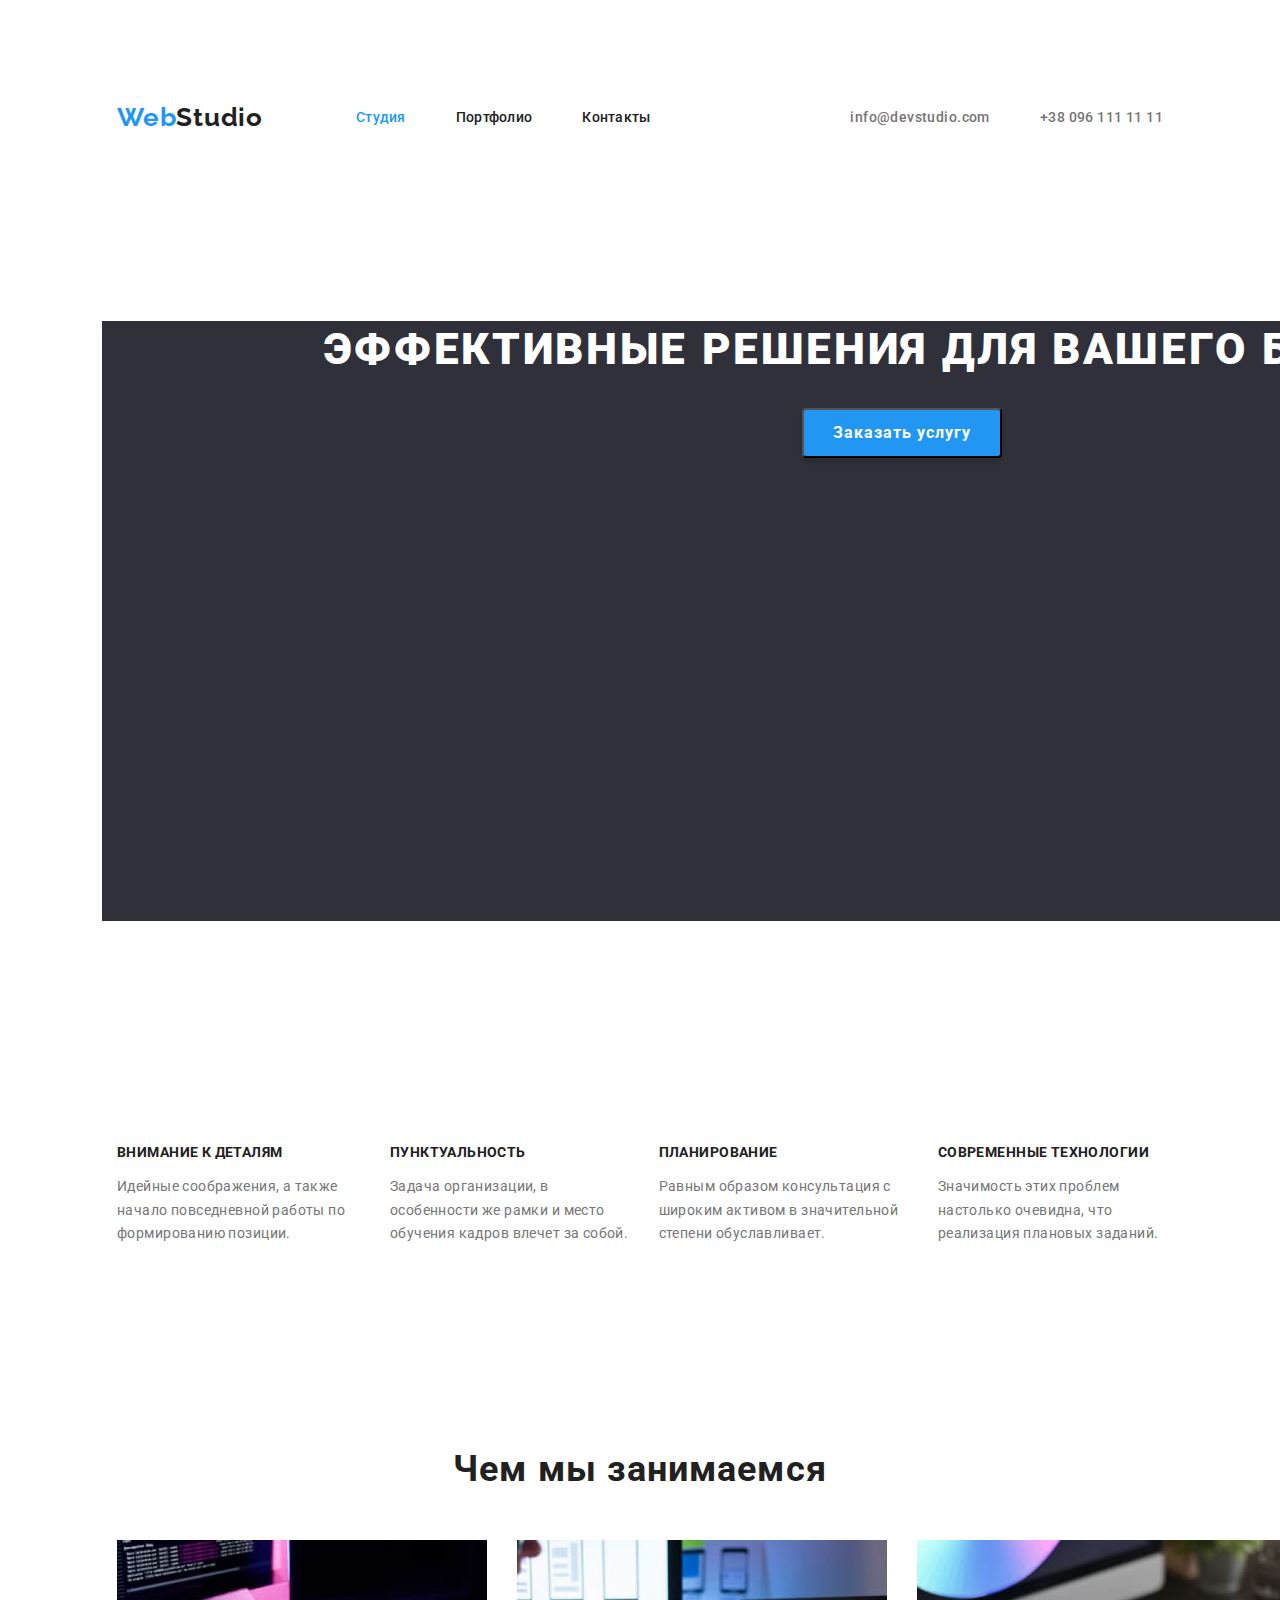
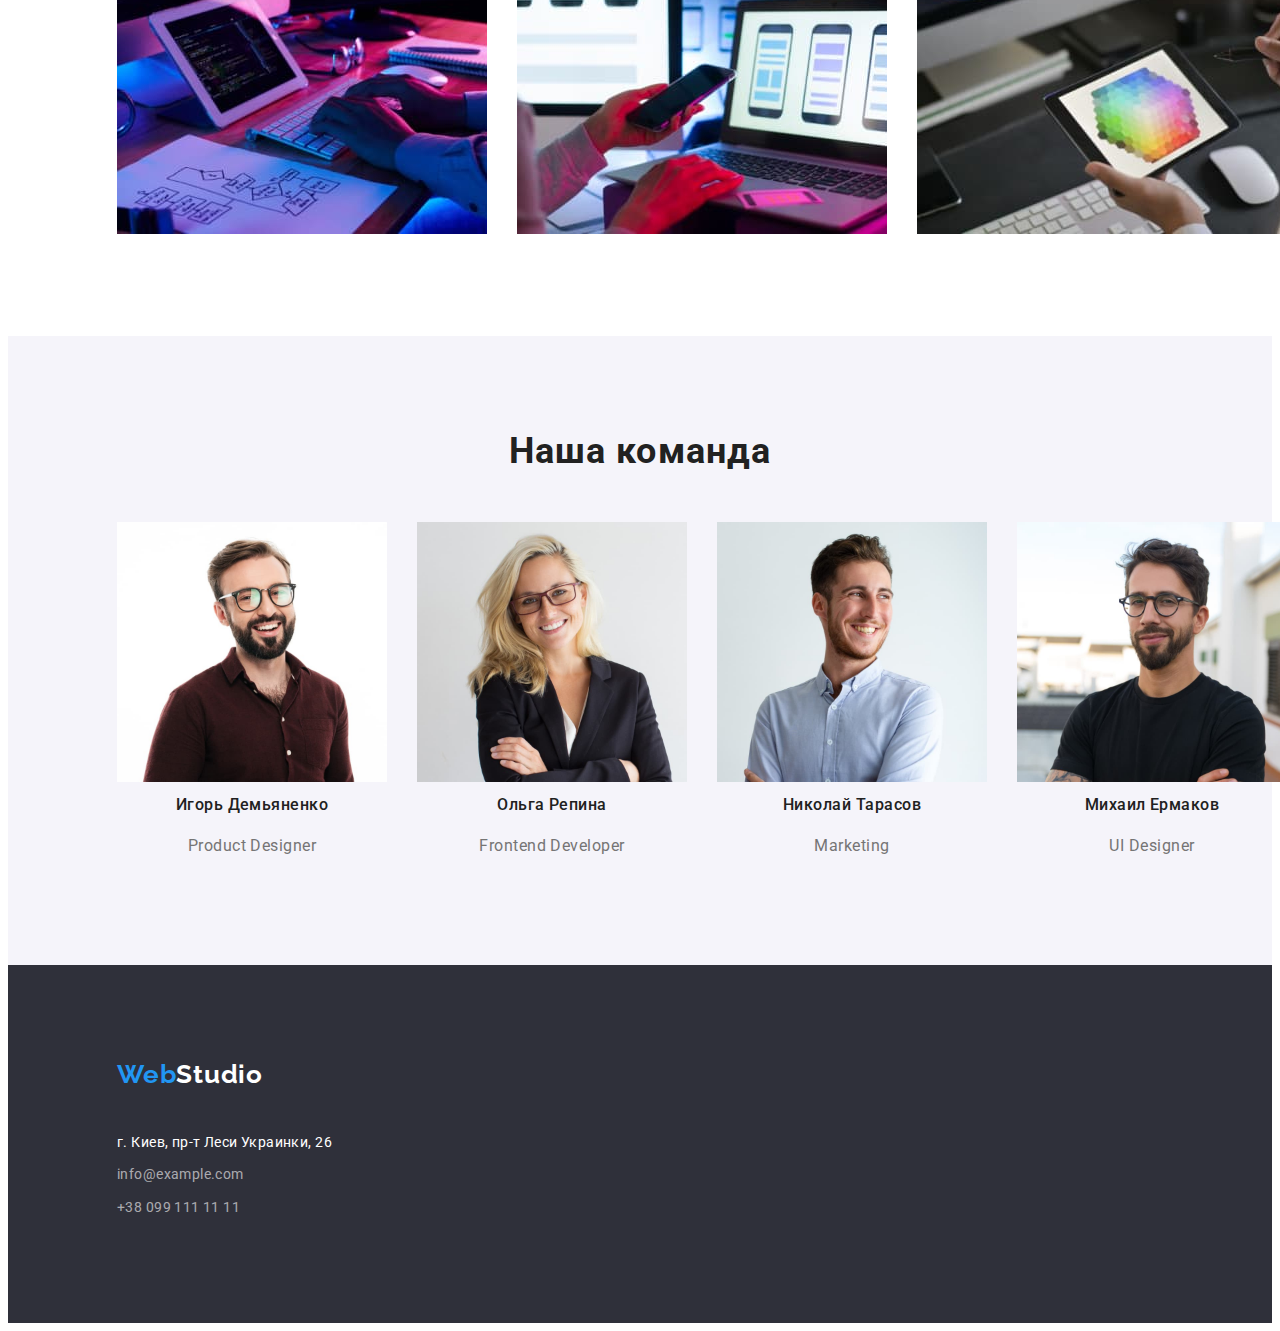
<file: index.html>
<!DOCTYPE html>
<html lang="ru">

<head>
    <meta charset="UTF-8">
    <meta http-equiv="X-UA-Compatible" content="IE=edge">
    <meta name="viewport" content="width=device-width, initial-scale=1.0">
    <link rel="stylesheet" href="./css/styles.css">
    <title>Homework 3</title>
    <link rel="preconnect" href="https://fonts.googleapis.com">
    <link rel="preconnect" href="https://fonts.gstatic.com" crossorigin>
    <link href="https://fonts.googleapis.com/css2?family=Raleway:wght@700&family=Roboto:wght@400;500;700;900&display=swap"
        rel="stylesheet">
</head>

<body>
        <header class="section">

            <div class="conteiner">

                <div class="nav-links">

               <nav class="nav">
                    <a class="logo" href="#">Web<span class="studio">Studio</span></a>

                <ul class="menu-links">

                    <li>
                        <a class="nav-link current" href="./index.html">Студия</a>
                    </li>
        
                    <li>
                        <a class="nav-link" href="./portfolio.html">Портфолио</a>
                    </li>

                    <li>
                        <a class="nav-link" href="#">Контакты</a>
                    </li>

                </ul>
              </nav>
                
             <ul class="adress-head">
                    <li>
                        <a class="link-mail" href="mailto:info@devstudio.com">info@devstudio.com</a>
                    </li>
                
                    <li>
                        <a class="tel" href="tel:+380961111111">+38 096 111 11 11</a>
                    </li>
                
                </ul>
            </div>
                 
            </div>
        </header>
  
    

    <main>
        
        <section class="section">
            <div class="hero-section">
            <div class="conteiner">
                <h1 class="hero-title">
                Эффективные решения для вашего бизнеса
                </h1>
        
                <button class="hero-button" type="button">Заказать услугу</button>
             </div>
            </div>
        </section>
    
       
        <section class="section">
            <div class="conteiner">
            <h2 class="hidden-title">
                Наши преимущества
            </h2>
        
            <ul class="benefits">
                <li>
                    <h3 class="h3-title">Внимание к деталям</h3>
                    <p class="text">Идейные соображения, а также начало повседневной работы по формированию позиции.</p>
                </li>
        
                <li>
                    <h3 class="h3-title">Пунктуальность</h3>
                    <p>Задача организации, в особенности же рамки и место обучения кадров влечет за собой.</p>
                </li>
        
                <li>
                    <h3 class="h3-title">Планирование</h3>
                    <p>Равным образом консультация с широким активом в значительной степени обуславливает.</p>
                </li>
        
                <li>
                    <h3 class="h3-title">Современные технологии</h3>
                    <p>Значимость этих проблем настолько очевидна, что реализация плановых заданий.</p>
                </li>
            </ul>
            </div>
        </section>
        
    
       

    
<section class="section">
  <div class="conteiner">
    <h2 class="secondary-title">Чем мы занимаемся</h2>

    <ul class="what-we-do">
        <li>
            <img src="./images/box1.jpeg" alt="computer" width: 370;>
        </li>

        <li>
            <img src="./images/box2.jpeg" alt="telephone" width: 370;>
        </li>

        <li>
            <img src="./images/box3.jpeg" alt="tablet" width: 370;>
        </li>
    </ul>
</div>
</section>

       
        
        <section class="grey-bgc section">
            <div class="conteiner">
                <h2 class="secondary-title">Наша команда</h2>
            
                <ul class="our-team">
                    <li>
                        <img src="./images/img1.jpeg" alt="smiling man" width="270">
                        <h3 class="name-title">Игорь Демьяненко</h3>
                        <p class="profesions">Product Designer</p>
                    </li>
            
                    <li>
                        <img src="./images/img2.jpeg" alt="smiling woman" width="270">
                        <h3 class="name-title">Ольга Репина</h3>
                        <p class="profesions">Frontend Developer</p>
                    </li>
            
                    <li>
                        <img src="./images/img3.jpeg" alt="smiling man" width="270">
                        <h3 class="name-title">Николай Тарасов</h3>
                        <p class="profesions">Marketing</p>
                    </li>
            
                    <li>
                        <img src="./images/img4.jpeg" alt="smiling man" width="270">
                        <h3 class="name-title">Михаил Ермаков</h3>
                        <p class="profesions">UI Designer</p>
                    </li>
                </ul>
                </div>
            </section>
            
    </main>


        <footer class="footer section">
            
        <div class="conteiner">
            
                <a class="footer-logo" href="./index.html">Web<span class="footer-studio">Studio</span></a>
        
            <address>
                <ul>
                    <li>
                        <p class="footer-adress">г. Киев, пр-т Леси Украинки, 26</p>
                    </li>
        
                    <li>
                        <a class="footer-mail-tel" href="mailto:info@example.com">info@example.com</a>
                    </li>
        
        
                    <li>
                        <a class="footer-mail-tel" href="tel:+380991111111">+38 099 111 11 11</a>
                    </li>
                </ul>
            </address>
            </div>
        </footer>
    
</body>

</html>
</file>
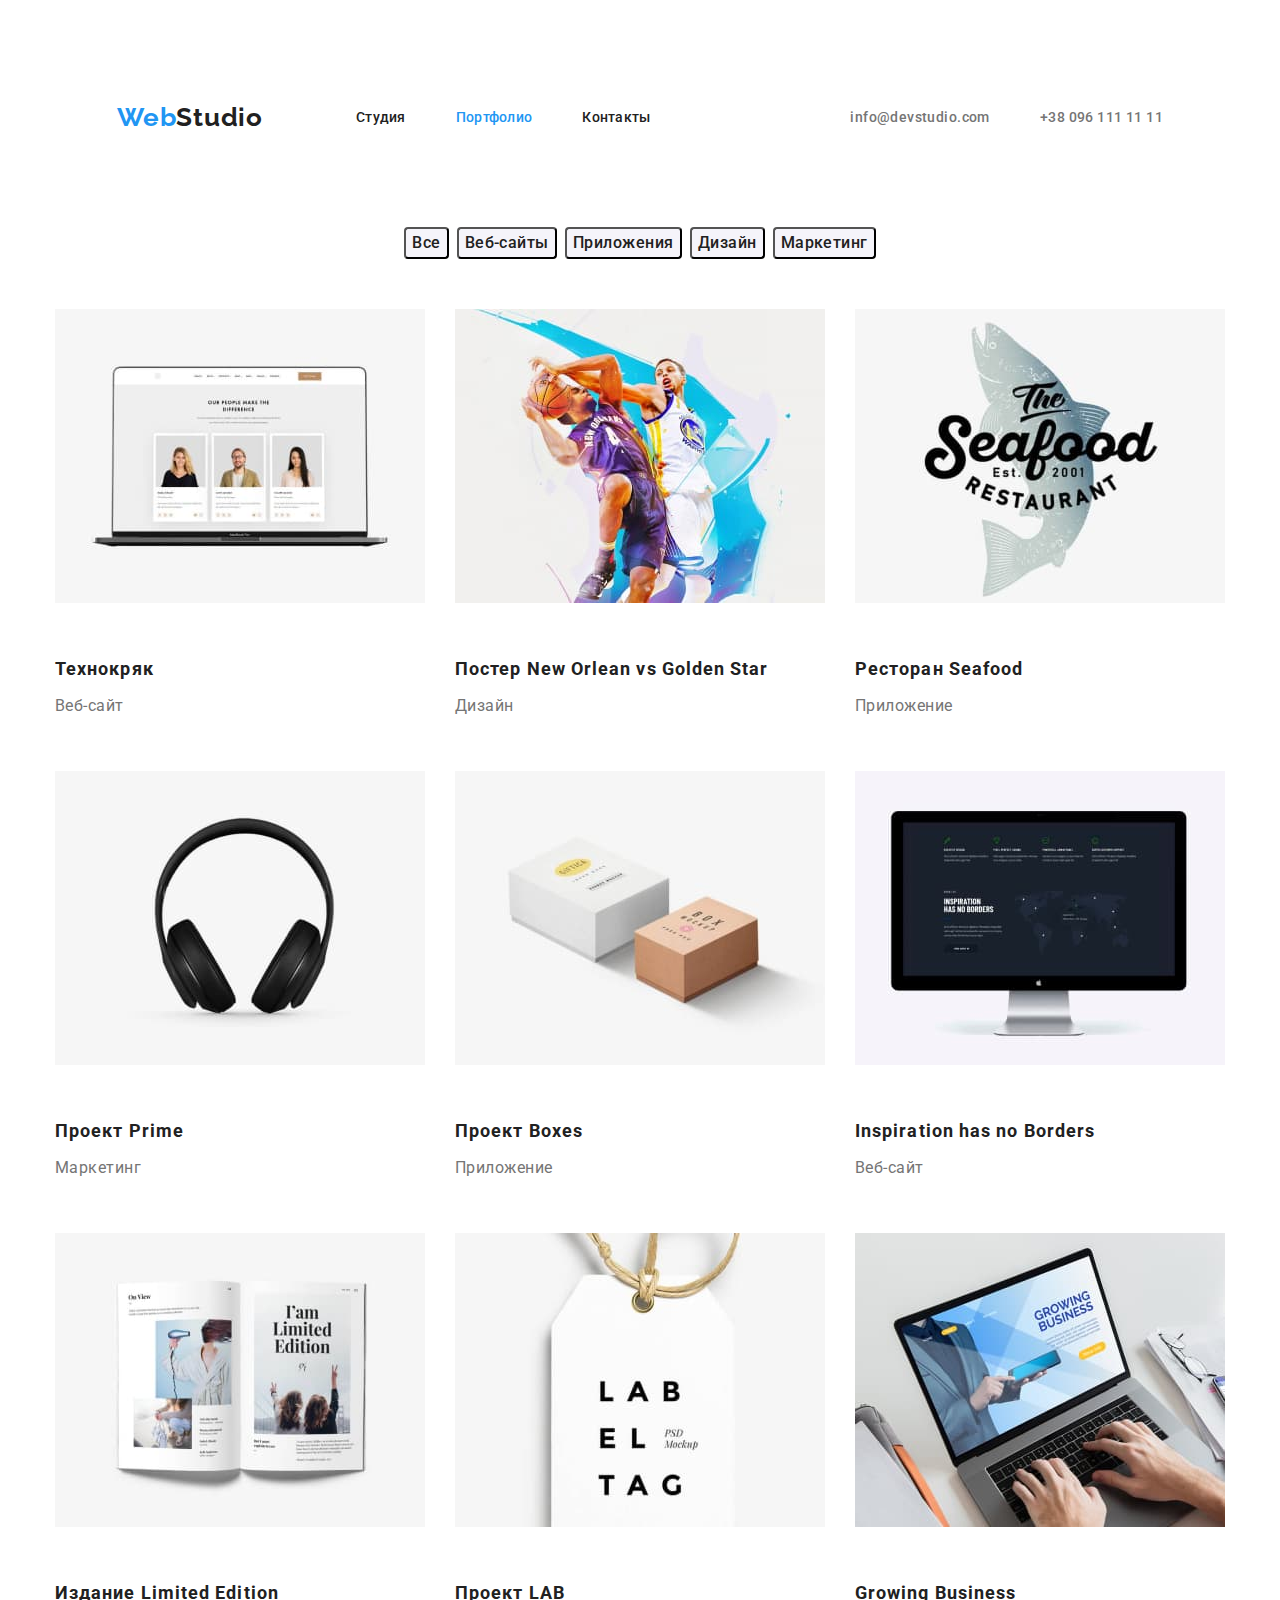
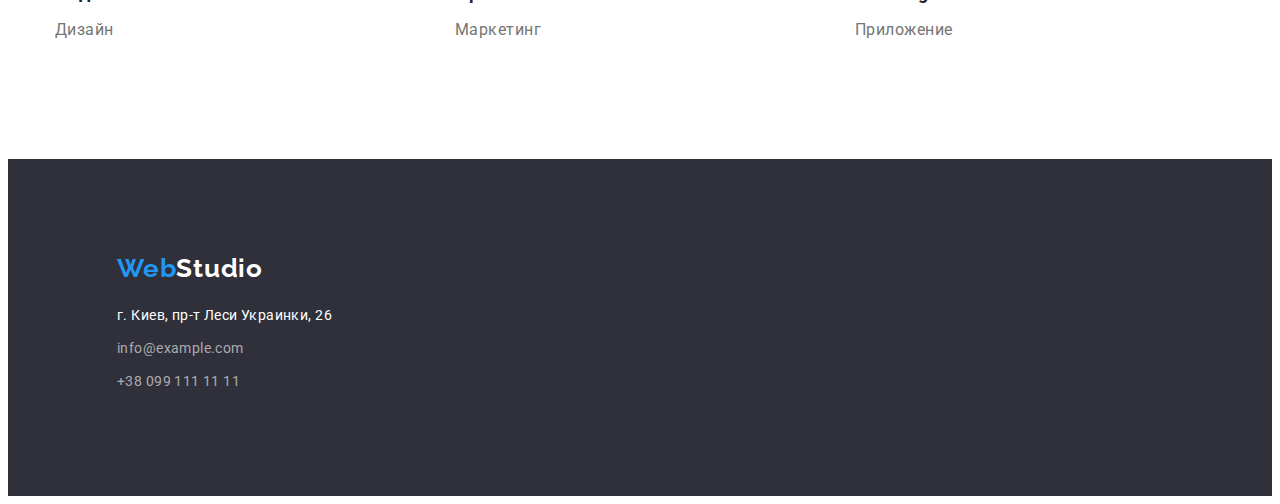
<file: portfolio.html>
<!DOCTYPE html>
<html lang="ru">

<head>
    <meta charset="UTF-8">
    <meta http-equiv="X-UA-Compatible" content="IE=edge">
    <meta name="viewport" content="width=device-width, initial-scale=1.0">
    <link rel="stylesheet" href="./css/styles.css">
    <title>Homework 2</title>
    <link rel="preconnect" href="https://fonts.googleapis.com">
    <link rel="preconnect" href="https://fonts.gstatic.com" crossorigin>
    <link
        href="https://fonts.googleapis.com/css2?family=Raleway:wght@700&family=Roboto:wght@400;500;700;900&display=swap"
        rel="stylesheet">
</head>

<body>

    <header class="section">
    
        <div class="conteiner">
    
            <div class="nav-links">
    
                <nav class="nav">
                    <a class="logo" href="#">Web<span class="studio">Studio</span></a>
    
                    <ul class="menu-links">
    
                        <li>
                            <a class="nav-link" href="./index.html">Студия</a>
                        </li>
    
                        <li>
                            <a class="nav-link current" href="./portfolio.html">Портфолио</a>
                        </li>
    
                        <li>
                            <a class="nav-link" href="#">Контакты</a>
                        </li>
    
                    </ul>
                </nav>
    
                <ul class="adress-head">
                    <li>
                        <a class="link-mail" href="mailto:info@devstudio.com">info@devstudio.com</a>
                    </li>
    
                    <li>
                        <a class="tel" href="tel:+380961111111">+38 096 111 11 11</a>
                    </li>
    
                </ul>
            </div>
    
        </div>
    </header>

    <main>

        <section class="cards-section">
            <div class="conteiner">
                
                <ul class="nav-buttons">
                    <li>
                        <button class="first-buttons" type="button">Все</button>
                    </li>
                
                    <li>
                        <button class="first-buttons" type="button">Веб-сайты</button>
                    </li>
                
                    <li>
                        <button class="first-buttons" type="button">Приложения</button>
                    </li>
                
                    <li>
                        <button class="first-buttons" type="button">Дизайн</button>
                    </li>
                
                    <li>
                        <button class="first-buttons" type="button">Маркетинг</button>
                    </li>
                </ul>
                
                
                
                <ul class="main-content">
                    <li>
                        <img class="img" src="./images/laptop.jpeg" alt="Лептоп" width: 370;>
                        <h2 class="third-title">Технокряк</h2>
                        <p class="description">Веб-сайт</p>
                    </li>
                
                    <li>
                        <img class="img" src="./images/basketball.jpeg" alt="Баскетбол" width: 370;>
                        <h2 class="third-title">Постер New Orlean vs Golden Star</h2>
                        <p class="description">Дизайн</p>
                    </li>
                
                    <li>
                        <img class="img" src="./images/seafood.jpeg" alt="Морепродукты" width: 370;>
                        <h2 class="third-title">Ресторан Seafood</h2>
                        <p class="description">Приложение</p>
                    </li>
                
                    <li>
                        <img class="img" src="./images/headphones.jpeg" alt="Наушники" width: 370;>
                        <h2 class="third-title">Проект Prime</h2>
                        <p class="description">Маркетинг</p>
                    </li>
                
                    <li>
                        <img class="img" src="./images/box.jpeg" alt="Ящики" width: 370;>
                        <h2 class="third-title">Проект Boxes</h2>
                        <p class="description">Приложение</p>
                    </li>
                
                    <li>
                        <img class="img" src="./images/screen.jpeg" alt="Экран" width: 370;>
                        <h2 class="third-title">Inspiration has no Borders</h2>
                        <p class="description">Веб-сайт</p>
                    </li>
                
                    <li>
                        <img class="img" src="./images/book.jpeg" alt="Книга" width: 370;>
                        <h2 class="third-title">Издание Limited Edition</h2>
                        <p class="description">Дизайн</p>
                    </li>
                
                    <li>
                        <img class="img" src="./images/label.jpeg" alt="Бренд" width: 370;>
                        <h2 class="third-title">Проект LAB</h2>
                        <p class="description">Маркетинг</p>
                    </li>
                
                    <li>
                        <img class="img" src="./images/notebook.jpeg" alt="Ноутбук" width: 370;>
                        <h2 class="third-title">Growing Business</h2>
                        <p class="description">Приложение</p>
                    </li>
                
                </ul>
                </section>

        
            </div>
                
     </main>


    <footer class="footer section">

    <div class="conteiner">
        <a class="logo" href="./portfolio.html">Web<span class="footer-studio">Studio</span></a>
        
        
        <address>
            <ul>
                <li>
                    <p class="footer-adress">г. Киев, пр-т Леси Украинки, 26</p>
                </li>
        
                <li>
                    <a class="footer-mail-tel" href="mailto:info@example.com">info@example.com</a>
                </li>
        
        
                <li>
                    <a class="footer-mail-tel" href="tel:+380991111111">+38 099 111 11 11</a>
                </li>
            </ul>
        </address>
    </div>
       
    
    </footer>
    </body>
    
    </html>
</file>
<file: css/styles.css>
html{
    scroll-behavior: smooth;
}

*,
*::before,
*::after {
    box-sizing: border-box;
}

:root{
    --accent-color: #2196F3;
    --text-color: #757575;
    --background-color: #ffffff;
    --title-text-color: #212121;
    --secont-title-text-color: #ffffff;
    --secondary-section-background: #2F303A;
    --footer-adress-color:rgba(255, 255, 255, 0.6);
    --portfolio-buttons-bgc: #F5F4FA;
    --grey-bgc: #F5F4FA;
    --light-grey-bgc: #E5E5E5;
}
a,
h1,
h2,
h3,
h4,
ul,
li {
    margin: 0;
    padding: 0;
} 

.nav-links{
    display: flex;
    justify-content:space-between;
    align-items: center;
    flex-wrap: wrap;
    }

.nav{
    display: flex;

    
}


.menu-links{
    display: flex;
    gap: 50px;
    align-items: center;
    justify-content: space-evenly;
    margin-left: 93px;
    

}

.adress-head{
    display: flex;
    justify-content: right;

}
.adress-head li:not(:last-child){
    margin-right: 50px;
}
body{
    color: var(--text-color);
    background-color:var(--background-color);
    font-family: 'Roboto', sans-serif;
    font-size: 14px;
    line-height: 1.7;
    letter-spacing: 0.03em;
}

.section{
    padding: 94px;
}

.conteiner{
    width: 100%;
    max-width: 1200px;
    padding: 0 15px;
    margin: 0 auto;
    }

.hero-section {
    text-align: center;
    width: 1600px;
    height: 600px;
    padding: 0 auto;
    margin: 0 auto;
    background-color: var(--secondary-section-background)
}

.hero-title {
    display: inline-block;
    margin-top: 0;
    margin-bottom: 30px;
    font-family: 'Roboto', sans-serif;
    font-style: normal;
    font-weight: 900;
    font-size: 44px;
    line-height: 1.3;
    text-align: center;
    letter-spacing: 0.06em;
    text-transform: uppercase;
    color: var(--secont-title-text-color);
}

.hero-button {
    width: 200px;
    height: 50px;
    display: inline-block;
    color: var(--secont-title-text-color);
    background-color: var(--accent-color);
    font-family: 'Roboto', sans-serif;
    font-style: normal;
    font-weight: 700;
    font-size: 16px;
    line-height: 1.9;
    text-align: center;
    letter-spacing: 0.06em;
    cursor: pointer;
    box-shadow: 0px 4px 4px rgba(0, 0, 0, 0.15);
    border-radius: 4px;
    }
    
.hero-button:focus {
    color: var(--secont-title-text-color);
    }

.benefits{
        display: flex;
        justify-content: space-evenly;
        gap: 30px;

    }

.what-we-do{
        display: flex;
        justify-content: space-evenly;
        gap: 30px;
    }

.our-team{
        display: flex;
        justify-content: space-evenly;
        gap: 30px;
    }

.description{
    margin-top: 4px;
    margin-bottom: 20px;
    color: var(--text-color);
    font-family: 'Roboto',sans-serif;
    font-style: normal;
    font-weight: 400;
    font-size: 16px;
    line-height: 1.88;
    letter-spacing: 0.03em;
}

.profesions{
    text-align: center;
    color: var(--text-color);
    font-family: 'Roboto',sans-serif;
    font-style: normal;
    font-weight: 400;
    font-size: 16px;
    line-height: 1.19;
    letter-spacing: 0.03em;
}


.hidden-title{
    margin: 0;
    visibility: hidden;
}

.secondary-title{
    margin-top: 0;
    margin-bottom: 50px;
    text-align: center;
    color: var(--title-text-color);
    font-family: 'Roboto',sans-serif;
    font-style: normal;
    font-weight: 700;
    font-size: 36px;
    line-height: 1.17;
    letter-spacing: 0.03em;
}
.third-title{
    margin-top: 20px;
    margin-bottom: 0;
    color: var(--title-text-color);
    font-family: 'Roboto', sans-serif;
    font-style: normal;
    font-weight: 700;
    font-size: 18px;
    line-height: 2;
    letter-spacing: 0.06em;
}

.h3-title{
    margin-bottom: 10px;
    text-align: left;
    color: var(--title-text-color);
    font-family: 'Roboto', sans-serif;
    font-style: normal;
    font-weight: 700;
    font-size: 14px;
    line-height: 1.14;
    letter-spacing: 0.03em;
    text-transform: uppercase;
}

.text{
    text-align:left ;
}

.name-title{
    text-align: center;
    color: var(--title-text-color);
    font-family:'Roboto',sans-serif;
    font-style: normal;
    font-weight: 500;
    font-size: 16px;
    line-height: 1.9;
    letter-spacing: 0.03em;

}

.logo{
    display: flex;
    color: var(--accent-color);
    text-decoration: none;
    font-family: 'Raleway',sans-serif;
    font-weight: 700;
    font-size: 26px;
    line-height: 1.2;
    letter-spacing: 0.03em;
}

.studio{
    display: flex;
    color: var(--title-text-color);
    text-decoration: none;
    font-family: 'Raleway',sans-serif;
    font-weight: 700;
    font-size: 26px;
    line-height: 1.2;
    letter-spacing: 0.03em;
}

.nav-link{
    color: var(--title-text-color);
    font-weight: 500;
    font-size: 14px;
    line-height: 1.14;
    letter-spacing: 0.02em;
    text-decoration: none;
}

.last{
     margin-right: 0;
}

.nav-link:hover {
    color: var(--accent-color);
}

.nav-link:focus {
    color: var(--accent-color);
}

.nav-link.current{
    color: var(--accent-color);
}


ul{
    list-style: none;    
}

.nav-buttons{
    display: flex;
    justify-content: center;
    gap: 8px;
    padding-top: ;
}

.main-content{
    display: flex;
    flex-wrap: wrap;
    gap: 30px;
}

.cards-section{
    margin-top: 0;
    margin-bottom: 94px;
}

.img{
    margin-bottom: 20px;
}

.first-buttons{
    gap: 8px;
    margin-top: 0;
    margin-bottom: 50px;
    border-radius: 4px;
    font-family: 'Roboto';
    font-style: normal;
    font-weight: 500;
    font-size: 16px;
    line-height: 1.62;
    text-align: center;
    letter-spacing: 0.03em;
    color: var(--title-text-color);
    background-color: var(--portfolio-buttons-bgc);
}

.first-buttons:hover{
    color: var(--secont-title-text-color);
    background-color: var(--accent-color);
}

.first-buttons:focus {
    color:  var(--secont-title-text-color);
    background-color: var(--accent-color);
}


.tel {
    display: inline-block;
    text-decoration: none;
    color: var(--text-color);
    font-family: 'Roboto', sans-serif;
    font-style: normal;
    font-weight: 500;
    font-size: 14px;
    line-height: 1.14;
}

.link-mail{
    display: inline-block;
    text-decoration: none;
    color: var(--text-color);
    font-family: 'Roboto', sans-serif;
    font-style: normal;
    font-weight: 500;
    font-size: 14px;
    line-height: 1.14;
}

.link-mail:hover, :focus{
    color: var(--accent-color);
}



.tel:hover, :focus{
    color: var(--accent-color);
}

.footer{
    background-color: var(--secondary-section-background);
}

.footer-logo {
    display: flex;
    margin-bottom: 20px;
    color: var(--accent-color);
    text-decoration: none;
    font-family: 'Raleway', sans-serif;
    font-weight: 700;
    font-size: 26px;
    line-height: 1.2;
    letter-spacing: 0.03em;
}

.footer-studio{
    margin-bottom: 20px;
    color: var(--secont-title-text-color);
}

.footer-adress{
    display: inline-block;
    margin: 0;
    margin-bottom: 9px;
    color: var(--secont-title-text-color);
    text-decoration: none;
    font-family: 'Roboto', sans-serif;
    font-style: normal;
    font-size: 14px;
    line-height: 1.7;
    letter-spacing: 0.03em;
}

.footer-mail-tel{
    display: inline-block;
    margin-top: 0;
    margin-bottom: 9px;
    color: var(--footer-adress-color);
    text-decoration: none;
    font-family: 'Roboto', sans-serif;
    font-weight: 400;
    font-style: normal;
    font-size: 14px;
    line-height: 1.7;

}

.footer-mail-tel:hover, :focus{
   color: var(--accent-color);
}

.grey-bgc{
    background-color: var(--grey-bgc);
}
</file>
